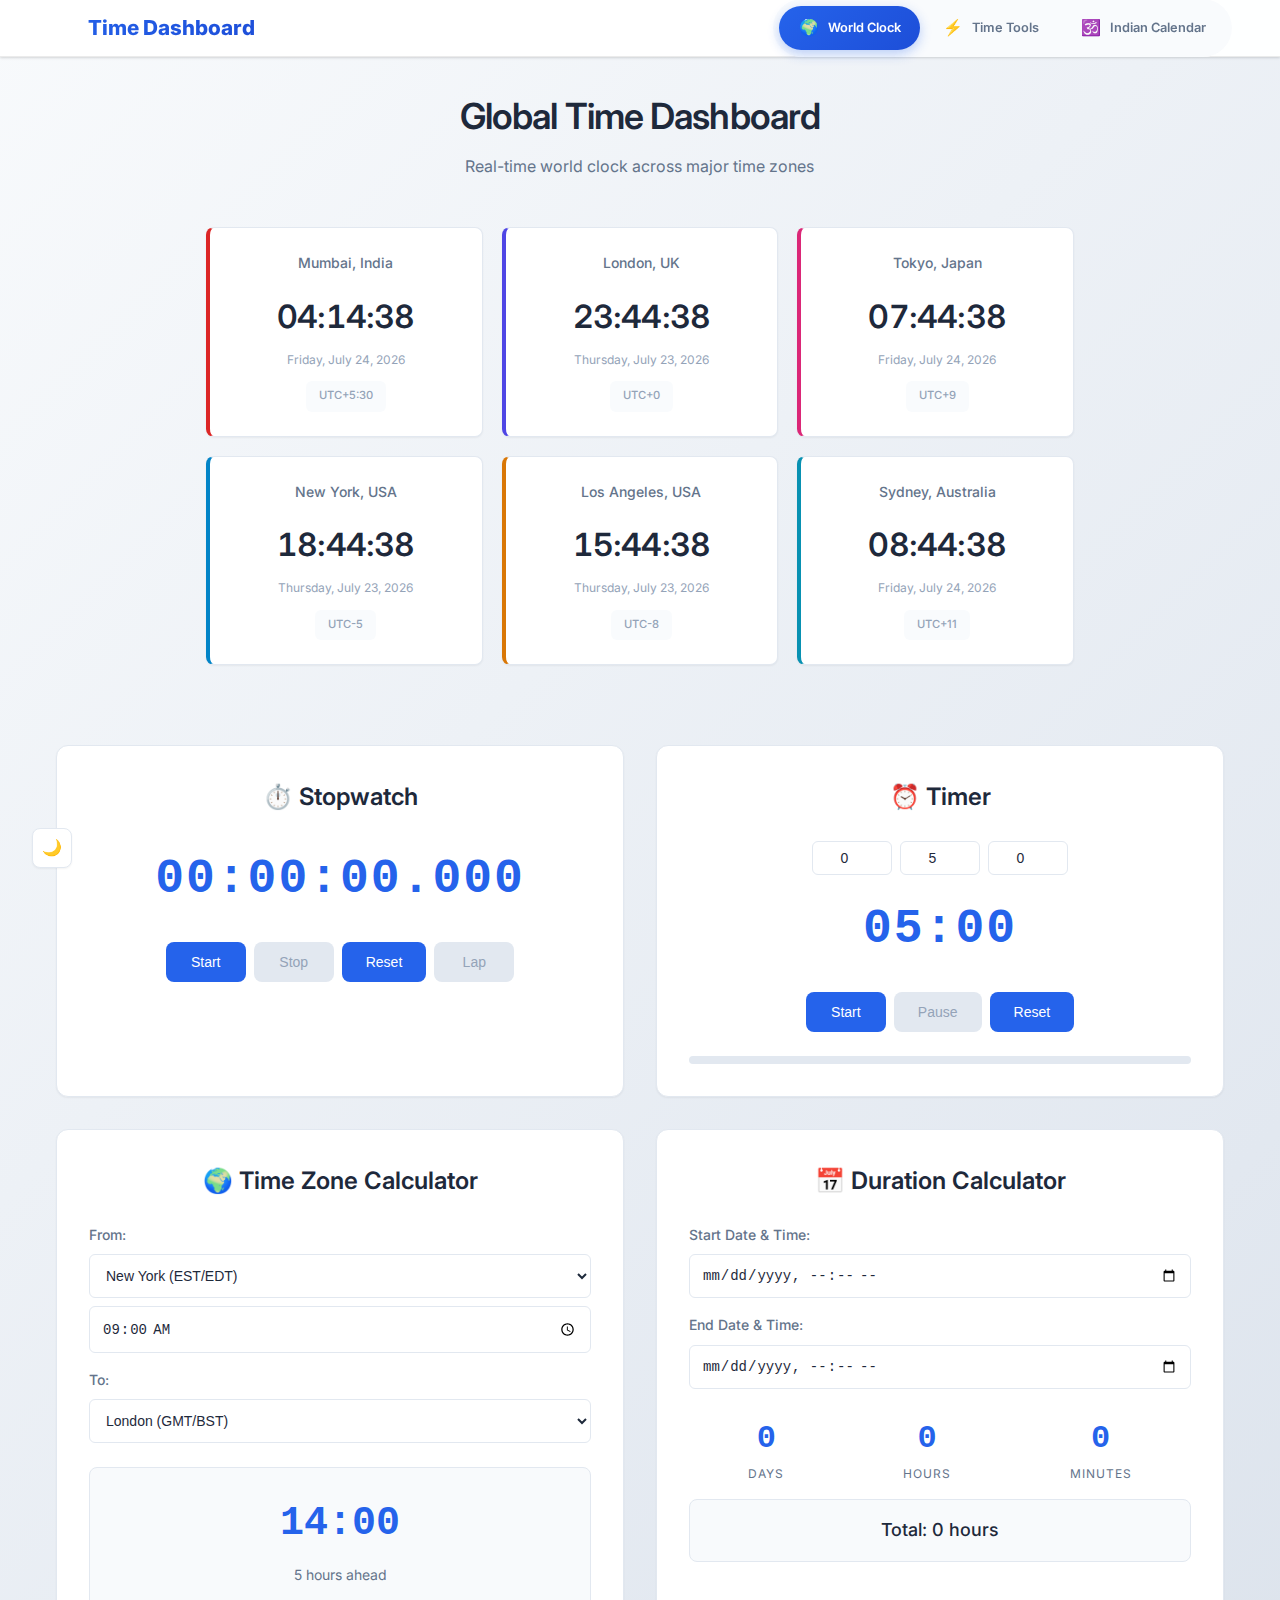
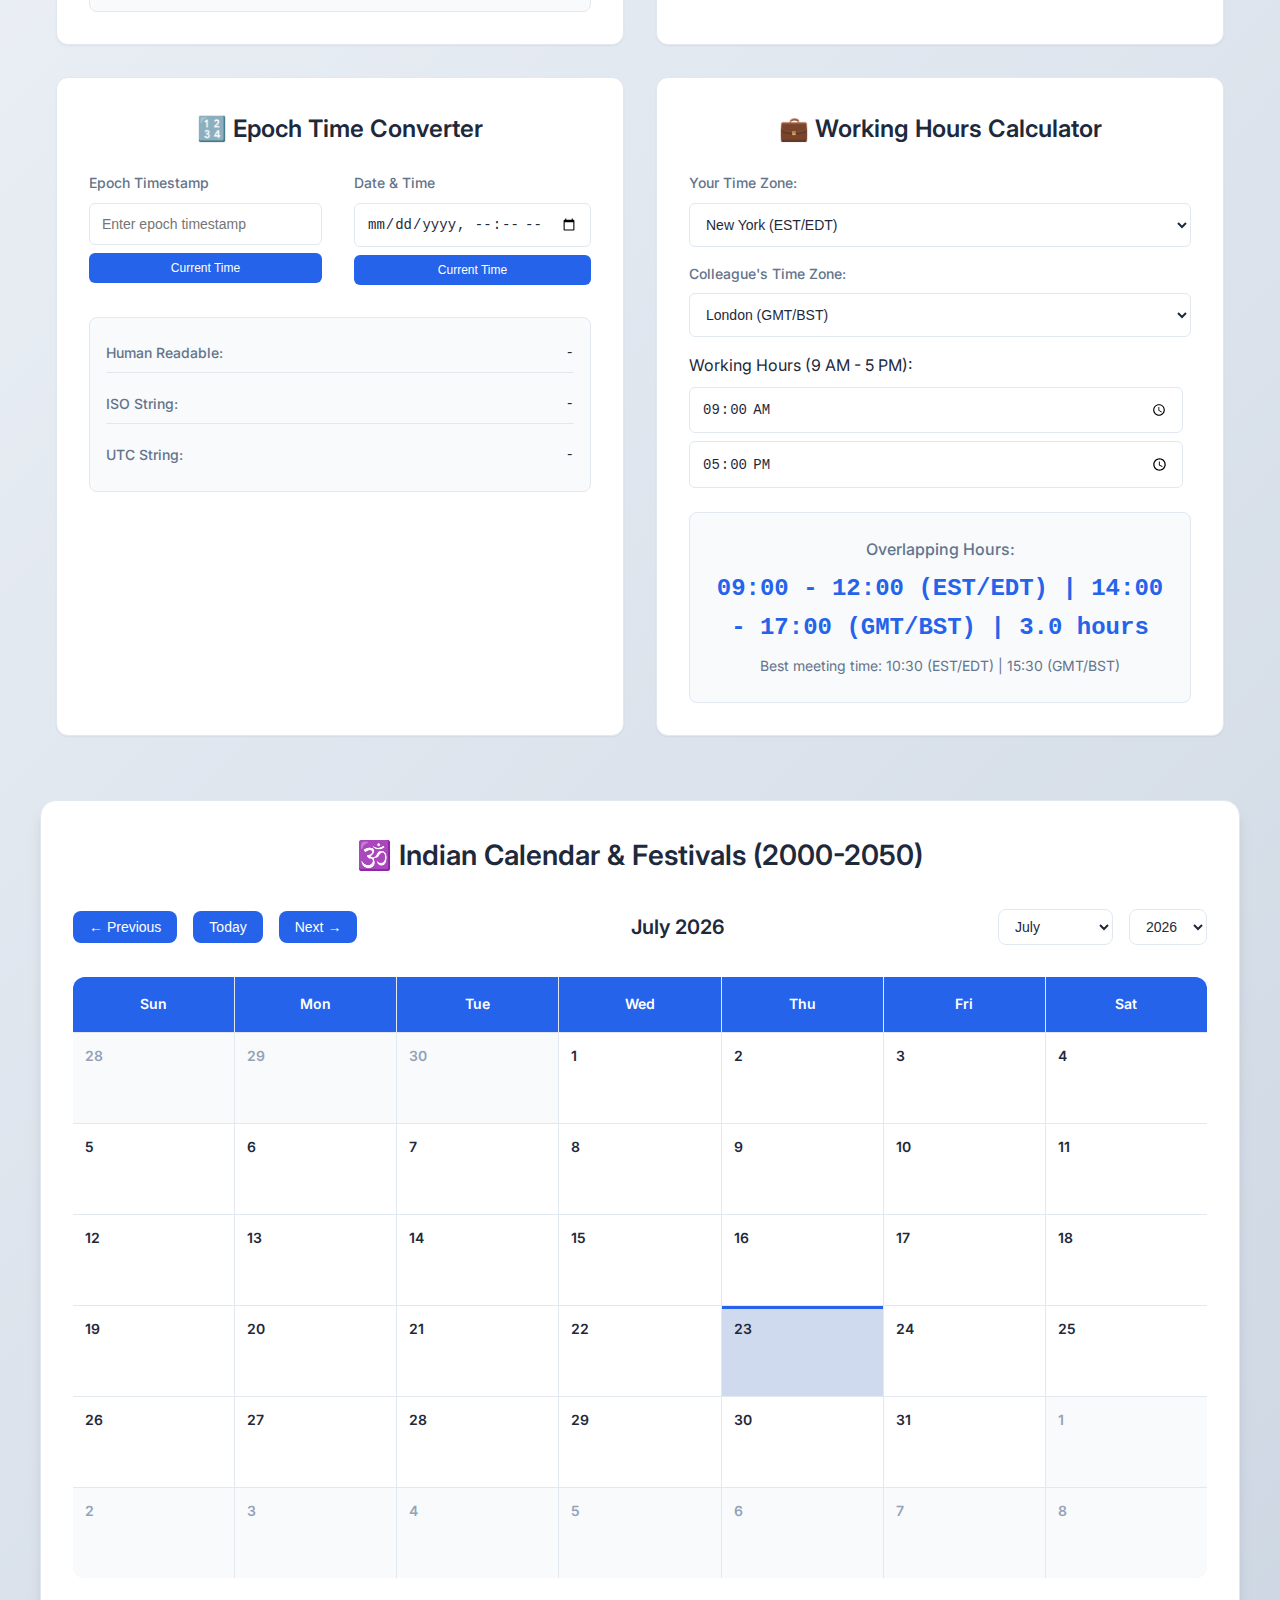
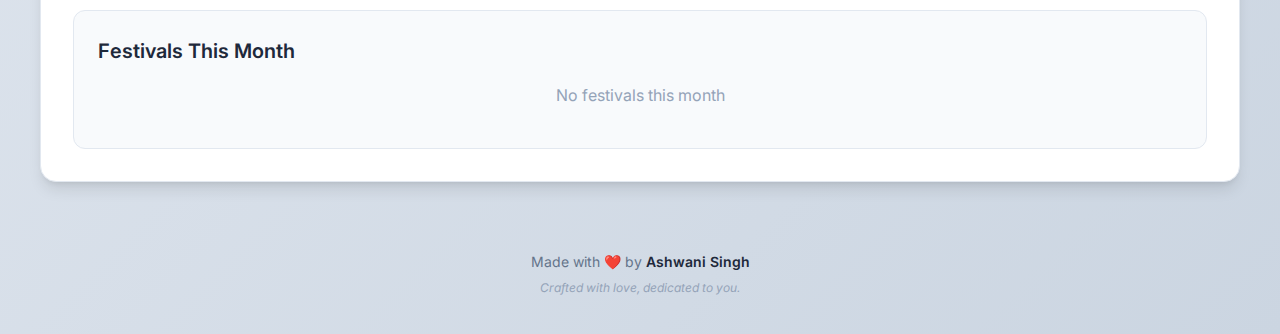
<file: index.html>
<!DOCTYPE html>
<html lang="en">

<head>
    <meta charset="UTF-8">
    <meta name="viewport" content="width=device-width, initial-scale=1.0">
    <title>Global Time Dashboard</title>
    <link href="https://fonts.googleapis.com/css2?family=Inter:wght@300;400;500;600;700&display=swap" rel="stylesheet">

    <!-- CSS Modules -->
    <link rel="stylesheet" href="css/variables.css">
    <link rel="stylesheet" href="css/base.css">
    <link rel="stylesheet" href="css/components.css">
    <link rel="stylesheet" href="css/dashboard.css">
    <link rel="stylesheet" href="css/tools/stopwatch.css">
    <link rel="stylesheet" href="css/tools/timer.css">
    <link rel="stylesheet" href="css/tools/timezone.css">
    <link rel="stylesheet" href="css/tools/duration.css">
    <link rel="stylesheet" href="css/tools/epoch.css">
    <link rel="stylesheet" href="css/tools/working-hours.css">
    <link rel="stylesheet" href="css/tools/indian-calendar.css">
    <link rel="stylesheet" href="css/navigation.css">
    <link rel="stylesheet" href="css/responsive.css">
</head>

<body>
    <!-- Navigation Bar -->
    <nav class="navbar">
        <div class="nav-container">
            <a href="#world-clock" class="nav-logo">
                <span class="icon">🌍</span>
                Time Dashboard
            </a>

            <ul class="nav-menu">
                <li class="nav-item">
                    <a href="#world-clock" class="nav-link">
                        <span class="icon">🌍</span>
                        World Clock
                    </a>
                </li>
                <li class="nav-item">
                    <a href="#time-tools" class="nav-link">
                        <span class="icon">⚡</span>
                        Time Tools
                    </a>
                </li>
                <li class="nav-item">
                    <a href="#indian-calendar" class="nav-link">
                        <span class="icon">🕉️</span>
                        Indian Calendar
                    </a>
                </li>
            </ul>

            <button class="nav-toggle">
                <span></span>
                <span></span>
                <span></span>
            </button>
        </div>
        <div class="scroll-indicator"></div>
    </nav>

    <div class="header section-anchor" id="world-clock">
        <h1>Global Time Dashboard</h1>
        <p>Real-time world clock across major time zones</p>
    </div>

    <div class="dashboard">
        <div class="card" data-timezone="Asia/Kolkata">
            <div class="location">Mumbai, India</div>
            <div class="clock">--:--:--</div>
            <div class="date">--</div>
            <div class="timezone-info">UTC+5:30</div>
        </div>
        <div class="card" data-timezone="Europe/London">
            <div class="location">London, UK</div>
            <div class="clock">--:--:--</div>
            <div class="date">--</div>
            <div class="timezone-info">UTC+0</div>
        </div>
        <div class="card" data-timezone="Asia/Tokyo">
            <div class="location">Tokyo, Japan</div>
            <div class="clock">--:--:--</div>
            <div class="date">--</div>
            <div class="timezone-info">UTC+9</div>
        </div>
        <div class="card" data-timezone="America/New_York">
            <div class="location">New York, USA</div>
            <div class="clock">--:--:--</div>
            <div class="date">--</div>
            <div class="timezone-info">UTC-5</div>
        </div>
        <div class="card" data-timezone="America/Los_Angeles">
            <div class="location">Los Angeles, USA</div>
            <div class="clock">--:--:--</div>
            <div class="date">--</div>
            <div class="timezone-info">UTC-8</div>
        </div>
        <div class="card" data-timezone="Australia/Sydney">
            <div class="location">Sydney, Australia</div>
            <div class="clock">--:--:--</div>
            <div class="date">--</div>
            <div class="timezone-info">UTC+11</div>
        </div>
    </div>

    <div class="tools-container section-anchor" id="time-tools">
        <!-- Stopwatch Tool -->
        <div class="tool-card">
            <h2>⏱️ Stopwatch</h2>
            <div class="stopwatch-display" id="stopwatchDisplay">00:00:00.000</div>
            <div class="tool-controls">
                <button id="stopwatchStart" onclick="startStopwatch()">Start</button>
                <button id="stopwatchStop" onclick="stopStopwatch()" disabled>Stop</button>
                <button id="stopwatchReset" onclick="resetStopwatch()">Reset</button>
                <button id="stopwatchLap" onclick="addLap()" disabled>Lap</button>
            </div>
            <div class="lap-times" id="lapTimes"></div>
        </div>

        <!-- Timer Tool -->
        <div class="tool-card">
            <h2>⏰ Timer</h2>
            <div class="timer-inputs">
                <input type="number" id="timerHours" placeholder="Hours" min="0" max="23" value="0">
                <input type="number" id="timerMinutes" placeholder="Minutes" min="0" max="59" value="5">
                <input type="number" id="timerSeconds" placeholder="Seconds" min="0" max="59" value="0">
            </div>
            <div class="timer-display" id="timerDisplay">05:00</div>
            <div class="tool-controls">
                <button id="timerStart" onclick="startTimer()">Start</button>
                <button id="timerPause" onclick="pauseTimer()" disabled>Pause</button>
                <button id="timerReset" onclick="resetTimer()">Reset</button>
            </div>
            <div class="timer-progress">
                <div class="progress-bar" id="timerProgress"></div>
            </div>
        </div>

        <!-- Time Zone Calculator -->
        <div class="tool-card">
            <h2>🌍 Time Zone Calculator</h2>
            <div class="timezone-calc-inputs">
                <div class="timezone-input-group">
                    <label>From:</label>
                    <select id="fromTimezone">
                        <option value="America/New_York">New York (EST/EDT)</option>
                        <option value="America/Los_Angeles">Los Angeles (PST/PDT)</option>
                        <option value="Europe/London">London (GMT/BST)</option>
                        <option value="Europe/Paris">Paris (CET/CEST)</option>
                        <option value="Asia/Tokyo">Tokyo (JST)</option>
                        <option value="Asia/Kolkata">Mumbai (IST)</option>
                        <option value="Australia/Sydney">Sydney (AEST/AEDT)</option>
                    </select>
                    <input type="time" id="fromTime" value="09:00">
                </div>
                <div class="timezone-input-group">
                    <label>To:</label>
                    <select id="toTimezone">
                        <option value="America/New_York">New York (EST/EDT)</option>
                        <option value="America/Los_Angeles">Los Angeles (PST/PDT)</option>
                        <option value="Europe/London" selected>London (GMT/BST)</option>
                        <option value="Europe/Paris">Paris (CET/CEST)</option>
                        <option value="Asia/Tokyo">Tokyo (JST)</option>
                        <option value="Asia/Kolkata">Mumbai (IST)</option>
                        <option value="Australia/Sydney">Sydney (AEST/AEDT)</option>
                    </select>
                </div>
            </div>
            <div class="timezone-result" id="timezoneResult">
                <div class="result-time">14:00</div>
                <div class="result-info">5 hours ahead</div>
            </div>
        </div>

        <!-- Duration Calculator -->
        <div class="tool-card">
            <h2>📅 Duration Calculator</h2>
            <div class="duration-inputs">
                <div class="duration-input-group">
                    <label>Start Date & Time:</label>
                    <input type="datetime-local" id="startDateTime">
                </div>
                <div class="duration-input-group">
                    <label>End Date & Time:</label>
                    <input type="datetime-local" id="endDateTime">
                </div>
            </div>
            <div class="duration-result" id="durationResult">
                <div class="duration-breakdown">
                    <div class="duration-item">
                        <span class="duration-value" id="durationDays">0</span>
                        <span class="duration-label">Days</span>
                    </div>
                    <div class="duration-item">
                        <span class="duration-value" id="durationHours">0</span>
                        <span class="duration-label">Hours</span>
                    </div>
                    <div class="duration-item">
                        <span class="duration-value" id="durationMinutes">0</span>
                        <span class="duration-label">Minutes</span>
                    </div>
                </div>
                <div class="duration-total" id="durationTotal">Total: 0 hours</div>
            </div>
        </div>

        <!-- Epoch Time Converter -->
        <div class="tool-card">
            <h2>🔢 Epoch Time Converter</h2>
            <div class="converter-grid">
                <div class="converter-section">
                    <label for="epochInput">Epoch Timestamp</label>
                    <input type="number" id="epochInput" placeholder="Enter epoch timestamp"
                        oninput="convertFromEpoch()">
                    <button onclick="setCurrentEpoch()">Current Time</button>
                </div>
                <div class="converter-section">
                    <label for="datetimeInput">Date & Time</label>
                    <input type="datetime-local" id="datetimeInput" oninput="convertToEpoch()">
                    <button onclick="setCurrentDateTime()">Current Time</button>
                </div>
            </div>
            <div class="converter-output">
                <div class="output-item">
                    <span class="output-label">Human Readable:</span>
                    <span id="humanReadable" class="output-value">-</span>
                </div>
                <div class="output-item">
                    <span class="output-label">ISO String:</span>
                    <span id="isoString" class="output-value">-</span>
                </div>
                <div class="output-item">
                    <span class="output-label">UTC String:</span>
                    <span id="utcString" class="output-value">-</span>
                </div>
            </div>
        </div>

        <!-- Working Hours Calculator -->
        <div class="tool-card">
            <h2>💼 Working Hours Calculator</h2>
            <div class="working-hours-inputs">
                <div class="working-hours-group">
                    <label>Your Time Zone:</label>
                    <select id="yourTimezone">
                        <option value="America/New_York">New York (EST/EDT)</option>
                        <option value="America/Los_Angeles">Los Angeles (PST/PDT)</option>
                        <option value="Europe/London">London (GMT/BST)</option>
                        <option value="Europe/Paris">Paris (CET/CEST)</option>
                        <option value="Asia/Tokyo">Tokyo (JST)</option>
                        <option value="Asia/Kolkata">Mumbai (IST)</option>
                        <option value="Australia/Sydney">Sydney (AEST/AEDT)</option>
                    </select>
                </div>
                <div class="working-hours-group">
                    <label>Colleague's Time Zone:</label>
                    <select id="colleagueTimezone">
                        <option value="America/New_York">New York (EST/EDT)</option>
                        <option value="America/Los_Angeles">Los Angeles (PST/PDT)</option>
                        <option value="Europe/London" selected>London (GMT/BST)</option>
                        <option value="Europe/Paris">Paris (CET/CEST)</option>
                        <option value="Asia/Tokyo">Tokyo (JST)</option>
                        <option value="Asia/Kolkata">Mumbai (IST)</option>
                        <option value="Australia/Sydney">Sydney (AEST/AEDT)</option>
                    </select>
                </div>
                <div class="working-hours-time">
                    <label>Working Hours (9 AM - 5 PM):</label>
                    <input type="time" id="workStart" value="09:00">
                    <input type="time" id="workEnd" value="17:00">
                </div>
            </div>
            <div class="working-hours-result" id="workingHoursResult">
                <div class="overlap-info">
                    <div class="overlap-title">Overlapping Hours:</div>
                    <div class="overlap-time" id="overlapTime">10:00 - 14:00 (4 hours)</div>
                    <div class="best-meeting-time" id="bestMeetingTime">Best meeting time: 12:00</div>
                </div>
            </div>
        </div>
    </div>

    <!-- Indian Calendar -->
    <div class="indian-calendar section-anchor" id="indian-calendar">
        <h2>🕉️ Indian Calendar & Festivals (2000-2050)</h2>

        <div class="calendar-controls">
            <div class="calendar-nav">
                <button id="prevMonth">← Previous</button>
                <button id="todayBtn">Today</button>
                <button id="nextMonth">Next →</button>
            </div>

            <div class="current-month" id="currentMonth">January 2024</div>

            <div class="calendar-selectors">
                <select id="monthSelect">
                    <option value="0">January</option>
                    <option value="1">February</option>
                    <option value="2">March</option>
                    <option value="3">April</option>
                    <option value="4">May</option>
                    <option value="5">June</option>
                    <option value="6">July</option>
                    <option value="7">August</option>
                    <option value="8">September</option>
                    <option value="9">October</option>
                    <option value="10">November</option>
                    <option value="11">December</option>
                </select>
                <select id="yearSelect"></select>
            </div>
        </div>

        <div class="calendar-grid" id="calendarGrid">
            <!-- Calendar will be generated by JavaScript -->
        </div>

        <div class="festivals-list">
            <h3>Festivals This Month</h3>
            <div id="festivalsList">
                <!-- Festivals list will be generated by JavaScript -->
            </div>
        </div>
    </div>

    <div class="theme-toggle" aria-label="Toggle dark mode">
        <span class="theme-icon">🌙</span>
    </div>



    <footer class="footer">
        <p>Made with ❤️ by <strong>Ashwani Singh</strong></p>
        <p class="footer-subtitle">Crafted with love, dedicated to you.</p>
    </footer>

    <!-- JavaScript Modules -->
    <script src="js/core/theme.js"></script>
    <script src="js/core/wake-lock.js"></script>
    <script src="js/core/world-clock.js"></script>
    <script src="js/tools/stopwatch.js"></script>
    <script src="js/tools/timer.js"></script>
    <script src="js/tools/timezone-calculator.js"></script>
    <script src="js/tools/duration-calculator.js"></script>
    <script src="js/tools/epoch-converter.js"></script>
    <script src="js/tools/working-hours.js"></script>
    <script src="js/data/indian-festivals.js"></script>
    <script src="js/tools/indian-calendar.js"></script>
    <script src="js/core/navigation.js"></script>
</body>

</html>
</file>
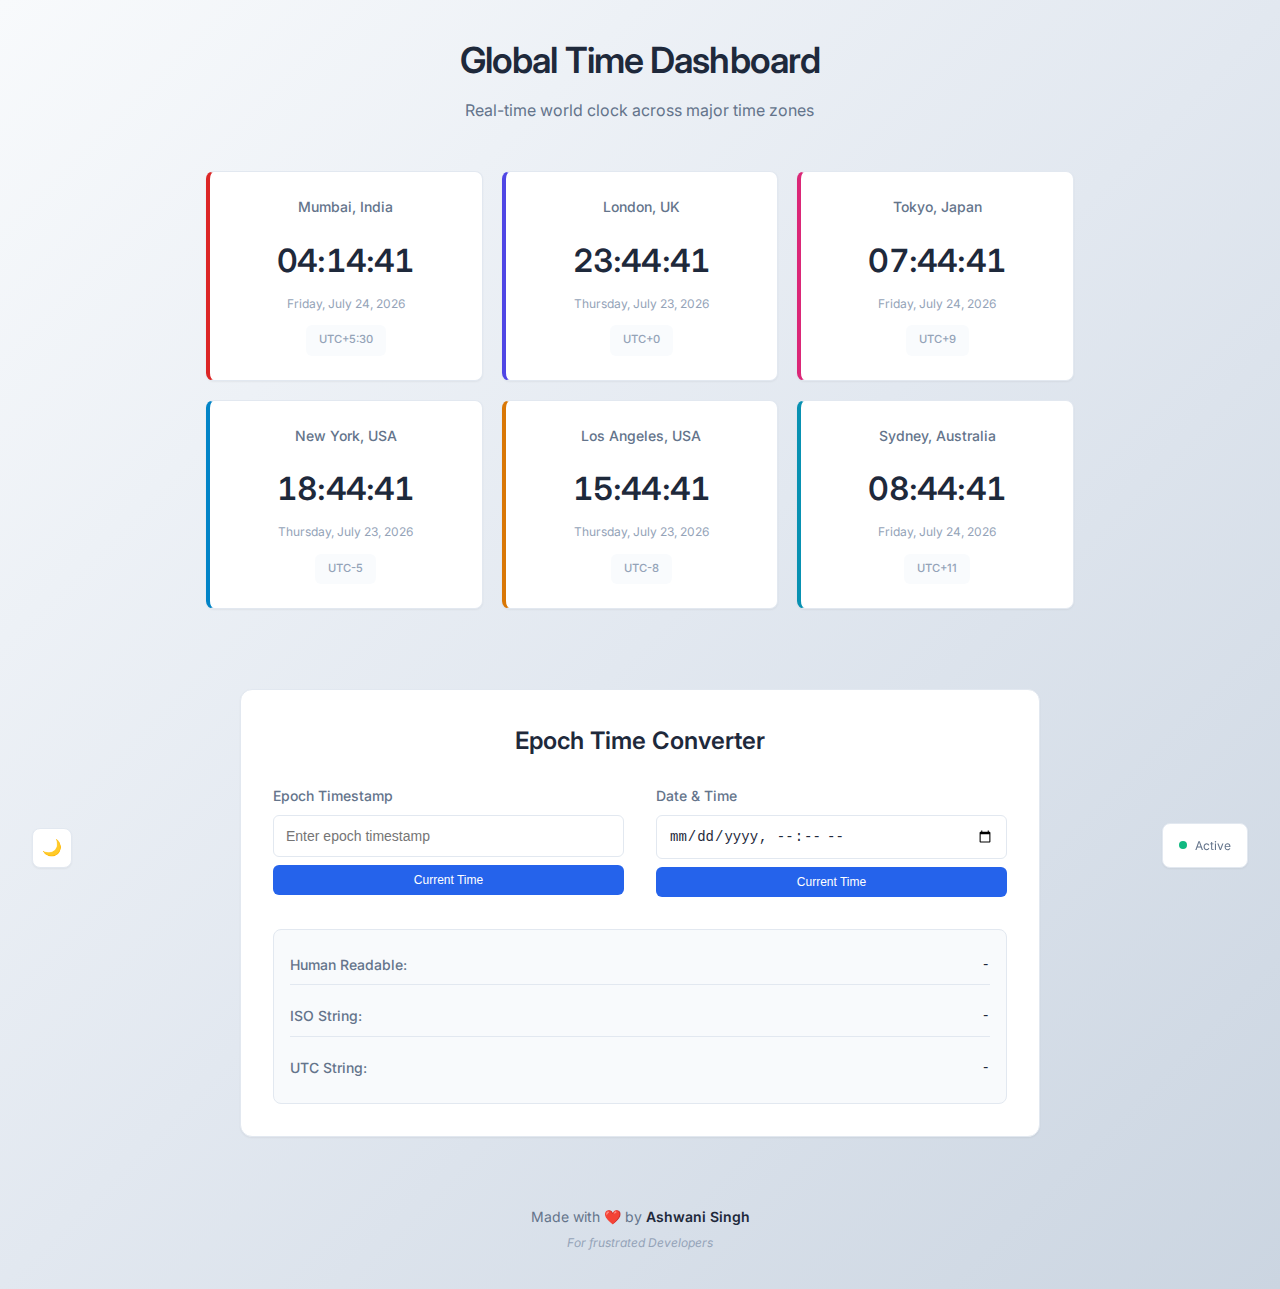
<file: keep-awake.html>
<!DOCTYPE html>
<html lang="en">

<head>
    <meta charset="UTF-8">
    <meta name="viewport" content="width=device-width, initial-scale=1.0">
    <title>Global Time Dashboard</title>
    <link href="https://fonts.googleapis.com/css2?family=Inter:wght@300;400;500;600;700&display=swap" rel="stylesheet">
    <style>
        :root {
            --primary-color: #2563eb;
            --secondary-color: #64748b;
            --background-start: #f8fafc;
            --background-mid: #e2e8f0;
            --background-end: #cbd5e1;
            --card-background: #ffffff;
            --text-primary: #1e293b;
            --text-secondary: #64748b;
            --text-muted: #94a3b8;
            --border-color: #e2e8f0;
            --toggle-bg: #ffffff;
            --toggle-border: #e2e8f0;
            --toggle-hover: #f8fafc;
            --shadow-sm: 0 1px 2px 0 rgb(0 0 0 / 0.05);
            --shadow-md: 0 4px 6px -1px rgb(0 0 0 / 0.1), 0 2px 4px -2px rgb(0 0 0 / 0.1);
            --shadow-lg: 0 10px 15px -3px rgb(0 0 0 / 0.1), 0 4px 6px -4px rgb(0 0 0 / 0.1);
        }

        [data-theme="dark"] {
            --background-start: #0f172a;
            --background-mid: #1e293b;
            --background-end: #334155;
            --card-background: #1e293b;
            --text-primary: #f1f5f9;
            --text-secondary: #cbd5e1;
            --text-muted: #94a3b8;
            --border-color: #334155;
            --toggle-bg: #334155;
            --toggle-border: #475569;
            --toggle-hover: #475569;
        }

        * {
            box-sizing: border-box;
        }

        body {
            background: linear-gradient(135deg, var(--background-start) 0%, var(--background-mid) 50%, var(--background-end) 100%);
            font-family: 'Inter', -apple-system, BlinkMacSystemFont, 'Segoe UI', Roboto, sans-serif;
            margin: 0;
            padding: 0;
            min-height: 100vh;
            display: flex;
            flex-direction: column;
            align-items: center;
            line-height: 1.6;
            color: var(--text-primary);
            transition: all 0.3s ease;
        }

        @keyframes gradientShift {
            0% {
                background-position: 0% 50%;
            }

            50% {
                background-position: 100% 50%;
            }

            100% {
                background-position: 0% 50%;
            }
        }

        .header {
            text-align: center;
            margin: 2rem 0 3rem 0;
            padding: 0 1rem;
        }

        .theme-toggle {
            position: fixed;
            bottom: 2rem;
            left: 2rem;
            background: var(--card-background);
            border: 1px solid var(--border-color);
            border-radius: 8px;
            padding: 0.75rem;
            cursor: pointer;
            transition: all 0.2s ease;
            font-size: 1rem;
            width: 40px;
            height: 40px;
            display: flex;
            align-items: center;
            justify-content: center;
            box-shadow: var(--shadow-sm);
        }

        .theme-toggle:hover {
            background: var(--toggle-hover);
            transform: scale(1.05);
        }

        .header h1 {
            font-size: 2.25rem;
            font-weight: 600;
            color: var(--text-primary);
            margin: 0 0 0.5rem 0;
            letter-spacing: -0.025em;
        }

        .header p {
            font-size: 1rem;
            color: var(--text-secondary);
            margin: 0;
            font-weight: 400;
        }

        .dashboard {
            display: grid;
            grid-template-columns: repeat(3, 1fr);
            grid-template-rows: repeat(2, 1fr);
            gap: 1.2rem;
            max-width: 900px;
            width: 100%;
            padding: 0 1rem;
            margin-bottom: 3rem;
        }

        .card {
            background: var(--card-background);
            border: 1px solid var(--border-color);
            border-radius: 8px;
            box-shadow: var(--shadow-sm);
            padding: 1.5rem;
            text-align: center;
            transition: all 0.2s ease;
            position: relative;
            overflow: hidden;
        }

        .card[data-timezone="Asia/Kolkata"] {
            border-left: 4px solid #dc2626;
        }

        .card[data-timezone="Europe/London"] {
            border-left: 4px solid #4f46e5;
        }

        .card[data-timezone="Asia/Tokyo"] {
            border-left: 4px solid #db2777;
        }

        .card[data-timezone="America/New_York"] {
            border-left: 4px solid #0284c7;
        }

        .card[data-timezone="America/Los_Angeles"] {
            border-left: 4px solid #d97706;
        }

        .card[data-timezone="Australia/Sydney"] {
            border-left: 4px solid #0891b2;
        }



        .card:hover {
            transform: translateY(-2px);
            box-shadow: 0 4px 6px -1px rgb(0 0 0 / 0.1), 0 2px 4px -2px rgb(0 0 0 / 0.1);
        }

        .card .location {
            font-size: 0.875rem;
            font-weight: 500;
            color: var(--text-secondary);
            margin-bottom: 1rem;
            text-transform: none;
            letter-spacing: 0;
        }

        .card .clock {
            font-size: 2rem;
            font-weight: 600;
            color: var(--text-primary);
            margin-bottom: 0.5rem;
            font-variant-numeric: tabular-nums;
            letter-spacing: -0.025em;
        }

        .card .date {
            font-size: 0.75rem;
            color: var(--text-muted);
            font-weight: 400;
            margin-bottom: 0.75rem;
        }

        .card .timezone-info {
            font-size: 0.7rem;
            color: var(--text-muted);
            background: rgba(248, 250, 252, 0.8);
            padding: 0.4rem 0.8rem;
            border-radius: 6px;
            display: inline-block;
            font-weight: 500;
        }

        .status-indicator {
            position: fixed;
            bottom: 2rem;
            right: 2rem;
            background: var(--card-background);
            border: 1px solid var(--border-color);
            border-radius: 8px;
            padding: 0.75rem 1rem;
            box-shadow: var(--shadow-sm);
            display: flex;
            align-items: center;
            gap: 0.5rem;
            font-size: 0.75rem;
            color: var(--text-secondary);
        }

        .status-dot {
            width: 8px;
            height: 8px;
            border-radius: 50%;
            background: #10b981;
            animation: pulse 2s infinite;
        }

        @keyframes pulse {

            0%,
            100% {
                opacity: 1;
            }

            50% {
                opacity: 0.5;
            }
        }

        .footer {
            text-align: center;
            padding: 2rem 1rem;
            margin-top: auto;
            color: var(--text-secondary);
            font-size: 0.875rem;
        }

        .footer p {
            margin: 0.3rem 0;
        }

        .footer strong {
            color: var(--text-primary);
            font-weight: 600;
        }

        .footer-subtitle {
            font-size: 0.75rem;
            color: var(--text-muted);
            font-style: italic;
        }

        .epoch-converter {
            background: var(--card-background);
            border: 1px solid var(--border-color);
            border-radius: 12px;
            padding: 2rem;
            margin: 2rem 1rem;
            max-width: 800px;
            width: 100%;
            box-shadow: var(--shadow-sm);
        }

        .epoch-converter h2 {
            font-size: 1.5rem;
            font-weight: 600;
            color: var(--text-primary);
            margin: 0 0 1.5rem 0;
            text-align: center;
        }

        .converter-grid {
            display: grid;
            grid-template-columns: 1fr 1fr;
            gap: 2rem;
            margin-bottom: 2rem;
        }

        .converter-section {
            display: flex;
            flex-direction: column;
            gap: 0.5rem;
        }

        .converter-section label {
            font-size: 0.875rem;
            font-weight: 500;
            color: var(--text-secondary);
        }

        .converter-section input {
            padding: 0.75rem;
            border: 1px solid var(--border-color);
            border-radius: 6px;
            background: var(--card-background);
            color: var(--text-primary);
            font-size: 0.875rem;
            transition: border-color 0.2s ease;
        }

        .converter-section input:focus {
            outline: none;
            border-color: var(--primary-color);
        }

        .converter-section button {
            padding: 0.5rem 1rem;
            background: var(--primary-color);
            color: white;
            border: none;
            border-radius: 6px;
            font-size: 0.75rem;
            cursor: pointer;
            transition: background-color 0.2s ease;
        }

        .converter-section button:hover {
            background: #1d4ed8;
        }

        .converter-output {
            display: flex;
            flex-direction: column;
            gap: 0.75rem;
            padding: 1rem;
            background: var(--background-start);
            border-radius: 8px;
            border: 1px solid var(--border-color);
        }

        .output-item {
            display: flex;
            justify-content: space-between;
            align-items: center;
            padding: 0.5rem 0;
            border-bottom: 1px solid var(--border-color);
        }

        .output-item:last-child {
            border-bottom: none;
        }

        .output-label {
            font-size: 0.875rem;
            font-weight: 500;
            color: var(--text-secondary);
        }

        .output-value {
            font-size: 0.875rem;
            color: var(--text-primary);
            font-family: 'Courier New', monospace;
            word-break: break-all;
            text-align: right;
            max-width: 60%;
        }

        @media (max-width: 768px) {
            .converter-grid {
                grid-template-columns: 1fr;
                gap: 1rem;
            }

            .epoch-converter {
                margin: 1rem;
                padding: 1.5rem;
            }

            .output-item {
                flex-direction: column;
                align-items: flex-start;
                gap: 0.25rem;
            }

            .output-value {
                max-width: 100%;
                text-align: left;
            }
        }

        @media (max-width: 1024px) and (min-width: 769px) {
            .dashboard {
                grid-template-columns: repeat(2, 1fr);
                grid-template-rows: repeat(3, 1fr);
                max-width: 600px;
            }
        }

        @media (max-width: 768px) {
            .header h1 {
                font-size: 2rem;
            }

            .header p {
                font-size: 1rem;
            }

            .dashboard {
                grid-template-columns: repeat(2, 1fr);
                grid-template-rows: repeat(3, 1fr);
                gap: 1rem;
            }

            .card {
                padding: 1.2rem;
            }

            .card .clock {
                font-size: 1.8rem;
            }

            .status-indicator {
                bottom: 1rem;
                right: 1rem;
            }
        }
    </style>
</head>

<body>
    <div class="header">
        <h1>Global Time Dashboard</h1>
        <p>Real-time world clock across major time zones</p>
    </div>

    <div class="dashboard">
        <div class="card" data-timezone="Asia/Kolkata">
            <div class="location">Mumbai, India</div>
            <div class="clock">--:--:--</div>
            <div class="date">--</div>
            <div class="timezone-info">UTC+5:30</div>
        </div>
        <div class="card" data-timezone="Europe/London">
            <div class="location">London, UK</div>
            <div class="clock">--:--:--</div>
            <div class="date">--</div>
            <div class="timezone-info">UTC+0</div>
        </div>
        <div class="card" data-timezone="Asia/Tokyo">
            <div class="location">Tokyo, Japan</div>
            <div class="clock">--:--:--</div>
            <div class="date">--</div>
            <div class="timezone-info">UTC+9</div>
        </div>
        <div class="card" data-timezone="America/New_York">
            <div class="location">New York, USA</div>
            <div class="clock">--:--:--</div>
            <div class="date">--</div>
            <div class="timezone-info">UTC-5</div>
        </div>
        <div class="card" data-timezone="America/Los_Angeles">
            <div class="location">Los Angeles, USA</div>
            <div class="clock">--:--:--</div>
            <div class="date">--</div>
            <div class="timezone-info">UTC-8</div>
        </div>
        <div class="card" data-timezone="Australia/Sydney">
            <div class="location">Sydney, Australia</div>
            <div class="clock">--:--:--</div>
            <div class="date">--</div>
            <div class="timezone-info">UTC+11</div>
        </div>
    </div>

    <div class="epoch-converter">
        <h2>Epoch Time Converter</h2>
        <div class="converter-grid">
            <div class="converter-section">
                <label for="epochInput">Epoch Timestamp</label>
                <input type="number" id="epochInput" placeholder="Enter epoch timestamp" oninput="convertFromEpoch()">
                <button onclick="setCurrentEpoch()">Current Time</button>
            </div>
            <div class="converter-section">
                <label for="datetimeInput">Date & Time</label>
                <input type="datetime-local" id="datetimeInput" oninput="convertToEpoch()">
                <button onclick="setCurrentDateTime()">Current Time</button>
            </div>
        </div>
        <div class="converter-output">
            <div class="output-item">
                <span class="output-label">Human Readable:</span>
                <span id="humanReadable" class="output-value">-</span>
            </div>
            <div class="output-item">
                <span class="output-label">ISO String:</span>
                <span id="isoString" class="output-value">-</span>
            </div>
            <div class="output-item">
                <span class="output-label">UTC String:</span>
                <span id="utcString" class="output-value">-</span>
            </div>
        </div>
    </div>

    <div class="theme-toggle" onclick="toggleTheme()" aria-label="Toggle dark mode">
        <span class="theme-icon">🌙</span>
    </div>

    <div class="status-indicator">
        <div class="status-dot"></div>
        <span>Active</span>
    </div>

    <footer class="footer">
        <p>Made with ❤️ by <strong>Ashwani Singh</strong></p>
        <p class="footer-subtitle">For frustrated Developers</p>
    </footer>
    <script>
        function updateTime() {
            const cards = document.querySelectorAll('.card');
            cards.forEach(card => {
                const timezone = card.getAttribute('data-timezone');

                // Create date object for the specific timezone
                const now = new Date();
                const options = {
                    timeZone: timezone,
                    hour12: false,
                    hour: '2-digit',
                    minute: '2-digit',
                    second: '2-digit'
                };

                const dateOptions = {
                    timeZone: timezone,
                    weekday: 'long',
                    year: 'numeric',
                    month: 'long',
                    day: 'numeric'
                };

                const timeString = now.toLocaleTimeString('en-US', options);
                const dateString = now.toLocaleDateString('en-US', dateOptions);

                const clock = card.querySelector('.clock');
                const dateElement = card.querySelector('.date');

                clock.textContent = timeString;
                dateElement.textContent = dateString;
            });
        }

        // Update time immediately and then every second
        updateTime();
        setInterval(updateTime, 1000);

        // Theme toggle functionality
        function toggleTheme() {
            const body = document.body;
            const themeIcon = document.querySelector('.theme-icon');
            const currentTheme = body.getAttribute('data-theme');

            if (currentTheme === 'dark') {
                body.removeAttribute('data-theme');
                themeIcon.textContent = '🌙';
                localStorage.setItem('theme', 'light');
            } else {
                body.setAttribute('data-theme', 'dark');
                themeIcon.textContent = '☀️';
                localStorage.setItem('theme', 'dark');
            }
        }

        // Load saved theme on page load
        function loadTheme() {
            const savedTheme = localStorage.getItem('theme');
            const themeIcon = document.querySelector('.theme-icon');

            if (savedTheme === 'dark') {
                document.body.setAttribute('data-theme', 'dark');
                themeIcon.textContent = '☀️';
            } else {
                themeIcon.textContent = '🌙';
            }
        }

        // Add smooth loading animation
        window.addEventListener('load', () => {
            loadTheme();

            const cards = document.querySelectorAll('.card');
            cards.forEach((card, index) => {
                card.style.opacity = '0';
                card.style.transform = 'translateY(20px)';
                setTimeout(() => {
                    card.style.transition = 'all 0.6s ease';
                    card.style.opacity = '1';
                    card.style.transform = 'translateY(0)';
                }, index * 100);
            });
        });

        // Epoch converter functions
        function convertFromEpoch() {
            const epochInput = document.getElementById('epochInput');
            const epochValue = parseInt(epochInput.value);

            if (isNaN(epochValue)) {
                clearOutputs();
                return;
            }

            // Handle both seconds and milliseconds
            const timestamp = epochValue.toString().length === 10 ? epochValue * 1000 : epochValue;
            const date = new Date(timestamp);

            if (isNaN(date.getTime())) {
                clearOutputs();
                return;
            }

            updateOutputs(date);

            // Update datetime input
            const datetimeInput = document.getElementById('datetimeInput');
            const localDateTime = new Date(date.getTime() - (date.getTimezoneOffset() * 60000));
            datetimeInput.value = localDateTime.toISOString().slice(0, 16);
        }

        function convertToEpoch() {
            const datetimeInput = document.getElementById('datetimeInput');
            const datetimeValue = datetimeInput.value;

            if (!datetimeValue) {
                clearOutputs();
                return;
            }

            const date = new Date(datetimeValue);
            const epochTimestamp = Math.floor(date.getTime() / 1000);

            document.getElementById('epochInput').value = epochTimestamp;
            updateOutputs(date);
        }

        function setCurrentEpoch() {
            const now = new Date();
            const epochTimestamp = Math.floor(now.getTime() / 1000);
            document.getElementById('epochInput').value = epochTimestamp;
            convertFromEpoch();
        }

        function setCurrentDateTime() {
            const now = new Date();
            const localDateTime = new Date(now.getTime() - (now.getTimezoneOffset() * 60000));
            document.getElementById('datetimeInput').value = localDateTime.toISOString().slice(0, 16);
            convertToEpoch();
        }

        function updateOutputs(date) {
            document.getElementById('humanReadable').textContent = date.toLocaleString();
            document.getElementById('isoString').textContent = date.toISOString();
            document.getElementById('utcString').textContent = date.toUTCString();
        }

        function clearOutputs() {
            document.getElementById('humanReadable').textContent = '-';
            document.getElementById('isoString').textContent = '-';
            document.getElementById('utcString').textContent = '-';
        }
    </script>
    <script>
        let wakeLock = null;

        async function requestWakeLock() {
            try {
                wakeLock = await navigator.wakeLock.request('screen');
                console.log('Wake Lock is active');

                wakeLock.addEventListener('release', () => {
                    console.log('Wake Lock released');
                });
            } catch (err) {
                console.error('Failed to activate Wake Lock:', err);
            }
        }

        // Request wake lock when the page loads
        window.addEventListener('load', requestWakeLock);

        // Re-request wake lock if visibility changes
        document.addEventListener('visibilitychange', () => {
            if (wakeLock !== null && document.visibilityState === 'visible') {
                requestWakeLock();
            }
        });
    </script>
</body>

</html>
</file>
<file: css/variables.css>
/* CSS Variables and Theme Configuration */
:root {
    --primary-color: #2563eb;
    --secondary-color: #64748b;
    --background-start: #f8fafc;
    --background-mid: #e2e8f0;
    --background-end: #cbd5e1;
    --card-background: #ffffff;
    --text-primary: #1e293b;
    --text-secondary: #64748b;
    --text-muted: #94a3b8;
    --border-color: #e2e8f0;
    --toggle-bg: #ffffff;
    --toggle-border: #e2e8f0;
    --toggle-hover: #f8fafc;
    --shadow-sm: 0 1px 2px 0 rgb(0 0 0 / 0.05);
    --shadow-md: 0 4px 6px -1px rgb(0 0 0 / 0.1), 0 2px 4px -2px rgb(0 0 0 / 0.1);
    --shadow-lg: 0 10px 15px -3px rgb(0 0 0 / 0.1), 0 4px 6px -4px rgb(0 0 0 / 0.1);
}

[data-theme="dark"] {
    --background-start: #0f172a;
    --background-mid: #1e293b;
    --background-end: #334155;
    --card-background: #1e293b;
    --text-primary: #f1f5f9;
    --text-secondary: #cbd5e1;
    --text-muted: #94a3b8;
    --border-color: #334155;
    --toggle-bg: #334155;
    --toggle-border: #475569;
    --toggle-hover: #475569;
}
</file>
<file: css/base.css>
/* Base Styles and Layout */
* {
    box-sizing: border-box;
}

body {
    background: linear-gradient(135deg, var(--background-start) 0%, var(--background-mid) 50%, var(--background-end) 100%);
    font-family: 'Inter', -apple-system, BlinkMacSystemFont, 'Segoe UI', Roboto, sans-serif;
    margin: 0;
    padding: 0;
    min-height: 100vh;
    display: flex;
    flex-direction: column;
    align-items: center;
    line-height: 1.6;
    color: var(--text-primary);
    transition: all 0.3s ease;
}

@keyframes gradientShift {
    0% { background-position: 0% 50%; }
    50% { background-position: 100% 50%; }
    100% { background-position: 0% 50%; }
}

@keyframes pulse {
    0%, 100% { opacity: 1; }
    50% { opacity: 0.5; }
}

.header {
    text-align: center;
    margin: 2rem 0 3rem 0;
    padding: 0 1rem;
}

.header h1 {
    font-size: 2.25rem;
    font-weight: 600;
    color: var(--text-primary);
    margin: 0 0 0.5rem 0;
    letter-spacing: -0.025em;
}

.header p {
    font-size: 1rem;
    color: var(--text-secondary);
    margin: 0;
    font-weight: 400;
}

.footer {
    text-align: center;
    padding: 2rem 1rem;
    margin-top: auto;
    color: var(--text-secondary);
    font-size: 0.875rem;
}

.footer p {
    margin: 0.3rem 0;
}

.footer strong {
    color: var(--text-primary);
    font-weight: 600;
}

.footer-subtitle {
    font-size: 0.75rem;
    color: var(--text-muted);
    font-style: italic;
}
</file>
<file: css/components.css>
/* Shared Component Styles */
.theme-toggle {
    position: fixed;
    bottom: 2rem;
    left: 2rem;
    background: var(--card-background);
    border: 1px solid var(--border-color);
    border-radius: 8px;
    padding: 0.75rem;
    cursor: pointer;
    transition: all 0.2s ease;
    font-size: 1rem;
    width: 40px;
    height: 40px;
    display: flex;
    align-items: center;
    justify-content: center;
    box-shadow: var(--shadow-sm);
}

.theme-toggle:hover {
    background: var(--toggle-hover);
    transform: scale(1.05);
}

.status-indicator {
    position: fixed;
    bottom: 2rem;
    right: 2rem;
    background: var(--card-background);
    border: 1px solid var(--border-color);
    border-radius: 8px;
    padding: 0.75rem 1rem;
    box-shadow: var(--shadow-sm);
    display: flex;
    align-items: center;
    gap: 0.5rem;
    font-size: 0.75rem;
    color: var(--text-secondary);
}

.status-dot {
    width: 8px;
    height: 8px;
    border-radius: 50%;
    background: #10b981;
    animation: pulse 2s infinite;
}

.tools-container {
    display: grid;
    grid-template-columns: repeat(auto-fit, minmax(400px, 1fr));
    gap: 2rem;
    max-width: 1200px;
    width: 100%;
    padding: 0 1rem;
    margin: 2rem 0;
}

.tool-card {
    background: var(--card-background);
    border: 1px solid var(--border-color);
    border-radius: 12px;
    padding: 2rem;
    box-shadow: var(--shadow-sm);
    transition: all 0.2s ease;
}

.tool-card:hover {
    transform: translateY(-2px);
    box-shadow: var(--shadow-md);
}

.tool-card h2 {
    font-size: 1.5rem;
    font-weight: 600;
    color: var(--text-primary);
    margin: 0 0 1.5rem 0;
    text-align: center;
}

.tool-controls {
    display: flex;
    gap: 0.5rem;
    justify-content: center;
    margin: 1.5rem 0;
    flex-wrap: wrap;
}

.tool-controls button {
    padding: 0.75rem 1.5rem;
    border: none;
    border-radius: 8px;
    font-size: 0.875rem;
    font-weight: 500;
    cursor: pointer;
    transition: all 0.2s ease;
    min-width: 80px;
}

.tool-controls button:not(:disabled) {
    background: var(--primary-color);
    color: white;
}

.tool-controls button:not(:disabled):hover {
    background: #1d4ed8;
    transform: translateY(-1px);
}

.tool-controls button:disabled {
    background: var(--border-color);
    color: var(--text-muted);
    cursor: not-allowed;
}
</file>
<file: css/dashboard.css>
/* World Clock Dashboard Styles */
.dashboard {
    display: grid;
    grid-template-columns: repeat(3, 1fr);
    grid-template-rows: repeat(2, 1fr);
    gap: 1.2rem;
    max-width: 900px;
    width: 100%;
    padding: 0 1rem;
    margin-bottom: 3rem;
}

.card {
    background: var(--card-background);
    border: 1px solid var(--border-color);
    border-radius: 8px;
    box-shadow: var(--shadow-sm);
    padding: 1.5rem;
    text-align: center;
    transition: all 0.2s ease;
    position: relative;
    overflow: hidden;
}

.card:hover {
    transform: translateY(-2px);
    box-shadow: 0 4px 6px -1px rgb(0 0 0 / 0.1), 0 2px 4px -2px rgb(0 0 0 / 0.1);
}

.card[data-timezone="Asia/Kolkata"] { border-left: 4px solid #dc2626; }
.card[data-timezone="Europe/London"] { border-left: 4px solid #4f46e5; }
.card[data-timezone="Asia/Tokyo"] { border-left: 4px solid #db2777; }
.card[data-timezone="America/New_York"] { border-left: 4px solid #0284c7; }
.card[data-timezone="America/Los_Angeles"] { border-left: 4px solid #d97706; }
.card[data-timezone="Australia/Sydney"] { border-left: 4px solid #0891b2; }

.card .location {
    font-size: 0.875rem;
    font-weight: 500;
    color: var(--text-secondary);
    margin-bottom: 1rem;
    text-transform: none;
    letter-spacing: 0;
}

.card .clock {
    font-size: 2rem;
    font-weight: 600;
    color: var(--text-primary);
    margin-bottom: 0.5rem;
    font-variant-numeric: tabular-nums;
    letter-spacing: -0.025em;
}

.card .date {
    font-size: 0.75rem;
    color: var(--text-muted);
    font-weight: 400;
    margin-bottom: 0.75rem;
}

.card .timezone-info {
    font-size: 0.7rem;
    color: var(--text-muted);
    background: rgba(248, 250, 252, 0.8);
    padding: 0.4rem 0.8rem;
    border-radius: 6px;
    display: inline-block;
    font-weight: 500;
}
</file>
<file: css/tools/stopwatch.css>
/* Stopwatch Tool Styles */
.stopwatch-display {
    font-size: 3rem;
    font-weight: 700;
    color: var(--primary-color);
    text-align: center;
    margin: 1rem 0;
    font-family: 'Courier New', monospace;
    letter-spacing: 2px;
}

.lap-times {
    max-height: 200px;
    overflow-y: auto;
    margin-top: 1rem;
}

.lap-item {
    display: flex;
    justify-content: space-between;
    padding: 0.5rem;
    border-bottom: 1px solid var(--border-color);
    font-family: 'Courier New', monospace;
    font-size: 0.875rem;
}
</file>
<file: css/tools/timer.css>
/* Timer Tool Styles */
.timer-inputs {
    display: flex;
    gap: 0.5rem;
    justify-content: center;
    margin-bottom: 1rem;
}

.timer-inputs input {
    width: 80px;
    padding: 0.5rem;
    border: 1px solid var(--border-color);
    border-radius: 6px;
    background: var(--card-background);
    color: var(--text-primary);
    text-align: center;
    font-size: 0.875rem;
}

.timer-display {
    font-size: 3rem;
    font-weight: 700;
    color: var(--primary-color);
    text-align: center;
    margin: 1rem 0;
    font-family: 'Courier New', monospace;
    letter-spacing: 2px;
}

.timer-progress {
    width: 100%;
    height: 8px;
    background: var(--border-color);
    border-radius: 4px;
    overflow: hidden;
    margin-top: 1rem;
}

.progress-bar {
    height: 100%;
    background: linear-gradient(90deg, #10b981, #059669);
    border-radius: 4px;
    transition: width 0.1s ease;
    width: 0%;
}
</file>
<file: css/tools/timezone.css>
/* Time Zone Calculator Styles */
.timezone-calc-inputs {
    display: flex;
    flex-direction: column;
    gap: 1rem;
    margin-bottom: 1.5rem;
}

.timezone-input-group {
    display: flex;
    flex-direction: column;
    gap: 0.5rem;
}

.timezone-input-group label {
    font-size: 0.875rem;
    font-weight: 500;
    color: var(--text-secondary);
}

.timezone-input-group select,
.timezone-input-group input {
    padding: 0.75rem;
    border: 1px solid var(--border-color);
    border-radius: 6px;
    background: var(--card-background);
    color: var(--text-primary);
    font-size: 0.875rem;
}

.timezone-result {
    text-align: center;
    padding: 1.5rem;
    background: var(--background-start);
    border-radius: 8px;
    border: 1px solid var(--border-color);
}

.result-time {
    font-size: 2.5rem;
    font-weight: 700;
    color: var(--primary-color);
    font-family: 'Courier New', monospace;
    margin-bottom: 0.5rem;
}

.result-info {
    font-size: 0.875rem;
    color: var(--text-secondary);
}
</file>
<file: css/tools/duration.css>
/* Duration Calculator Styles */
.duration-inputs {
    display: flex;
    flex-direction: column;
    gap: 1rem;
    margin-bottom: 1.5rem;
}

.duration-input-group {
    display: flex;
    flex-direction: column;
    gap: 0.5rem;
}

.duration-input-group label {
    font-size: 0.875rem;
    font-weight: 500;
    color: var(--text-secondary);
}

.duration-input-group input {
    padding: 0.75rem;
    border: 1px solid var(--border-color);
    border-radius: 6px;
    background: var(--card-background);
    color: var(--text-primary);
    font-size: 0.875rem;
}

.duration-result {
    text-align: center;
}

.duration-breakdown {
    display: flex;
    justify-content: space-around;
    margin-bottom: 1rem;
}

.duration-item {
    display: flex;
    flex-direction: column;
    align-items: center;
}

.duration-value {
    font-size: 2rem;
    font-weight: 700;
    color: var(--primary-color);
    font-family: 'Courier New', monospace;
}

.duration-label {
    font-size: 0.75rem;
    color: var(--text-secondary);
    text-transform: uppercase;
    letter-spacing: 1px;
}

.duration-total {
    font-size: 1.125rem;
    font-weight: 500;
    color: var(--text-primary);
    padding: 1rem;
    background: var(--background-start);
    border-radius: 8px;
    border: 1px solid var(--border-color);
}
</file>
<file: css/tools/epoch.css>
/* Epoch Converter Styles */
.converter-grid {
    display: grid;
    grid-template-columns: 1fr 1fr;
    gap: 2rem;
    margin-bottom: 2rem;
}

.converter-section {
    display: flex;
    flex-direction: column;
    gap: 0.5rem;
}

.converter-section label {
    font-size: 0.875rem;
    font-weight: 500;
    color: var(--text-secondary);
}

.converter-section input {
    padding: 0.75rem;
    border: 1px solid var(--border-color);
    border-radius: 6px;
    background: var(--card-background);
    color: var(--text-primary);
    font-size: 0.875rem;
    transition: border-color 0.2s ease;
}

.converter-section input:focus {
    outline: none;
    border-color: var(--primary-color);
}

.converter-section button {
    padding: 0.5rem 1rem;
    background: var(--primary-color);
    color: white;
    border: none;
    border-radius: 6px;
    font-size: 0.75rem;
    cursor: pointer;
    transition: background-color 0.2s ease;
}

.converter-section button:hover {
    background: #1d4ed8;
}

.converter-output {
    display: flex;
    flex-direction: column;
    gap: 0.75rem;
    padding: 1rem;
    background: var(--background-start);
    border-radius: 8px;
    border: 1px solid var(--border-color);
}

.output-item {
    display: flex;
    justify-content: space-between;
    align-items: center;
    padding: 0.5rem 0;
    border-bottom: 1px solid var(--border-color);
}

.output-item:last-child {
    border-bottom: none;
}

.output-label {
    font-size: 0.875rem;
    font-weight: 500;
    color: var(--text-secondary);
}

.output-value {
    font-size: 0.875rem;
    color: var(--text-primary);
    font-family: 'Courier New', monospace;
    word-break: break-all;
    text-align: right;
    max-width: 60%;
}
</file>
<file: css/tools/working-hours.css>
/* Working Hours Calculator Styles */
.working-hours-inputs {
    display: flex;
    flex-direction: column;
    gap: 1rem;
    margin-bottom: 1.5rem;
}

.working-hours-group {
    display: flex;
    flex-direction: column;
    gap: 0.5rem;
}

.working-hours-group label {
    font-size: 0.875rem;
    font-weight: 500;
    color: var(--text-secondary);
}

.working-hours-group select {
    padding: 0.75rem;
    border: 1px solid var(--border-color);
    border-radius: 6px;
    background: var(--card-background);
    color: var(--text-primary);
    font-size: 0.875rem;
}

.working-hours-time {
    display: flex;
    flex-direction: column;
    gap: 0.5rem;
}

.working-hours-time input {
    padding: 0.75rem;
    border: 1px solid var(--border-color);
    border-radius: 6px;
    background: var(--card-background);
    color: var(--text-primary);
    font-size: 0.875rem;
    margin-right: 0.5rem;
}

.working-hours-result {
    text-align: center;
    padding: 1.5rem;
    background: var(--background-start);
    border-radius: 8px;
    border: 1px solid var(--border-color);
}

.overlap-title {
    font-size: 1rem;
    font-weight: 500;
    color: var(--text-secondary);
    margin-bottom: 0.5rem;
}

.overlap-time {
    font-size: 1.5rem;
    font-weight: 700;
    color: var(--primary-color);
    font-family: 'Courier New', monospace;
    margin-bottom: 0.5rem;
}

.best-meeting-time {
    font-size: 0.875rem;
    color: var(--text-secondary);
}
</file>
<file: css/tools/indian-calendar.css>
/* Indian Calendar Styles */
.indian-calendar {
    background: var(--card-background);
    border: 1px solid var(--border-color);
    border-radius: 16px;
    padding: 2rem;
    margin: 2rem 1rem;
    max-width: 1200px;
    width: 100%;
    box-shadow: var(--shadow-lg);
}

.indian-calendar h2 {
    font-size: 1.75rem;
    font-weight: 600;
    color: var(--text-primary);
    margin: 0 0 2rem 0;
    text-align: center;
    display: flex;
    align-items: center;
    justify-content: center;
    gap: 0.5rem;
}

.calendar-controls {
    display: flex;
    justify-content: space-between;
    align-items: center;
    margin-bottom: 2rem;
    flex-wrap: wrap;
    gap: 1rem;
}

.calendar-nav {
    display: flex;
    align-items: center;
    gap: 1rem;
}

.calendar-nav button {
    padding: 0.5rem 1rem;
    background: var(--primary-color);
    color: white;
    border: none;
    border-radius: 8px;
    cursor: pointer;
    font-size: 0.875rem;
    font-weight: 500;
    transition: all 0.2s ease;
}

.calendar-nav button:hover {
    background: #1d4ed8;
    transform: translateY(-1px);
}

.calendar-nav button:disabled {
    background: var(--border-color);
    color: var(--text-muted);
    cursor: not-allowed;
}

.current-month {
    font-size: 1.25rem;
    font-weight: 600;
    color: var(--text-primary);
    min-width: 200px;
    text-align: center;
}

.calendar-selectors {
    display: flex;
    gap: 1rem;
    align-items: center;
}

.calendar-selectors select {
    padding: 0.5rem 0.75rem;
    border: 1px solid var(--border-color);
    border-radius: 8px;
    background: var(--card-background);
    color: var(--text-primary);
    font-size: 0.875rem;
    transition: border-color 0.2s ease;
}

.calendar-selectors select:focus {
    outline: none;
    border-color: var(--primary-color);
}

.calendar-grid {
    display: grid;
    grid-template-columns: repeat(7, 1fr);
    gap: 1px;
    background: var(--border-color);
    border-radius: 12px;
    overflow: hidden;
    margin-bottom: 2rem;
}

.calendar-header {
    background: var(--primary-color);
    color: white;
    padding: 1rem 0.5rem;
    text-align: center;
    font-weight: 600;
    font-size: 0.875rem;
}

.calendar-day {
    background: var(--card-background);
    min-height: 90px;
    padding: 0.75rem;
    display: flex;
    flex-direction: column;
    position: relative;
    cursor: pointer;
    transition: background-color 0.2s ease;
}

.calendar-day:hover {
    background: var(--background-start);
}

.calendar-day.other-month {
    background: var(--background-start);
    color: var(--text-muted);
}

.calendar-day.today {
    background: rgba(37, 99, 235, 0.1);
    position: relative;
}

.calendar-day.today::before {
    content: '';
    position: absolute;
    top: 0;
    left: 0;
    right: 0;
    height: 3px;
    background: var(--primary-color);
}

.calendar-day.selected {
    background: rgba(37, 99, 235, 0.15);
}

.day-number {
    font-weight: 600;
    font-size: 0.875rem;
    color: var(--text-primary);
    margin-bottom: 0.25rem;
}

.other-month .day-number {
    color: var(--text-muted);
}

.festival-indicator {
    width: 6px;
    height: 6px;
    border-radius: 50%;
    background: #dc2626;
    margin-bottom: 2px;
}

.festival-name {
    font-size: 0.7rem;
    color: #dc2626;
    font-weight: 500;
    line-height: 1.2;
    overflow: hidden;
    text-overflow: ellipsis;
    white-space: nowrap;
}

.multiple-festivals {
    font-size: 0.65rem;
    color: #dc2626;
    font-weight: 500;
}

.festivals-list {
    margin-top: 2rem;
    padding: 1.5rem;
    background: var(--background-start);
    border-radius: 12px;
    border: 1px solid var(--border-color);
}

.festivals-list h3 {
    font-size: 1.25rem;
    font-weight: 600;
    color: var(--text-primary);
    margin: 0 0 1rem 0;
}

.festival-item {
    display: flex;
    justify-content: space-between;
    align-items: center;
    padding: 0.75rem 0;
    border-bottom: 1px solid var(--border-color);
    transition: background-color 0.2s ease;
}

.festival-item:hover {
    background: var(--card-background);
    margin: 0 -0.5rem;
    padding-left: 0.5rem;
    padding-right: 0.5rem;
    border-radius: 8px;
}

.festival-item:last-child {
    border-bottom: none;
}



.festival-details {
    display: flex;
    flex-direction: column;
    gap: 0.25rem;
}

.festival-title {
    font-weight: 600;
    color: var(--text-primary);
    font-size: 0.95rem;
}

.festival-description {
    font-size: 0.8rem;
    color: var(--text-secondary);
}

.festival-date {
    font-size: 0.875rem;
    color: var(--text-muted);
    font-weight: 500;
    font-family: 'Courier New', monospace;
}

.festival-type {
    display: inline-block;
    padding: 0.2rem 0.5rem;
    border-radius: 12px;
    font-size: 0.7rem;
    font-weight: 500;
    text-transform: uppercase;
    letter-spacing: 0.5px;
}

.festival-type.national {
    background: rgba(34, 197, 94, 0.1);
    color: #059669;
}

.festival-type.religious {
    background: rgba(239, 68, 68, 0.1);
    color: #dc2626;
}

.festival-type.regional {
    background: rgba(245, 158, 11, 0.1);
    color: #d97706;
}

.festival-type.cultural {
    background: rgba(139, 92, 246, 0.1);
    color: #7c3aed;
}

@media (max-width: 768px) {
    .indian-calendar {
        margin: 0.5rem;
        padding: 1rem;
        border-radius: 12px;
    }

    .indian-calendar h2 {
        font-size: 1.4rem;
        margin-bottom: 1rem;
        text-align: center;
    }

    .calendar-controls {
        flex-direction: column;
        gap: 0.75rem;
        margin-bottom: 1rem;
    }

    .calendar-nav {
        order: 2;
        justify-content: space-between;
        align-items: center;
    }

    .calendar-nav button {
        padding: 0.6rem 1.2rem;
        font-size: 0.85rem;
        border-radius: 20px;
        min-width: 60px;
    }

    .current-month {
        order: 1;
        font-size: 1.2rem;
        text-align: center;
        margin: 0;
        font-weight: 700;
    }

    .calendar-selectors {
        order: 3;
        justify-content: center;
        gap: 0.5rem;
    }

    .calendar-selectors select {
        padding: 0.6rem;
        font-size: 0.8rem;
        border-radius: 8px;
        flex: 1;
        max-width: 150px;
    }

    .calendar-grid {
        gap: 2px;
        margin-bottom: 1rem;
        background: var(--border-color);
        border-radius: 8px;
        overflow: hidden;
    }

    .calendar-header {
        padding: 0.8rem 0.2rem;
        font-size: 0.7rem;
        font-weight: 700;
        text-transform: uppercase;
        letter-spacing: 0.5px;
    }

    .calendar-day {
        min-height: 50px;
        padding: 0.4rem 0.2rem;
        background: var(--card-background);
        position: relative;
    }

    .calendar-day:hover {
        background: var(--background-start);
    }

    .day-number {
        font-size: 0.9rem;
        font-weight: 600;
        margin-bottom: 0.2rem;
        text-align: center;
    }

    /* Simplify festival display on mobile */
    .festival-indicator {
        display: none;
    }

    .festival-name {
        display: none;
    }

    .multiple-festivals {
        display: none;
    }

    /* Show festivals as simple dots */
    .calendar-day[data-has-festivals="true"]::after {
        content: '';
        position: absolute;
        bottom: 4px;
        right: 4px;
        width: 6px;
        height: 6px;
        background: #dc2626;
        border-radius: 50%;
    }

    .calendar-day.today::before {
        height: 2px;
    }

    .festivals-list {
        margin-top: 1rem;
        padding: 1rem;
        border-radius: 8px;
    }

    .festivals-list h3 {
        font-size: 1rem;
        margin-bottom: 0.75rem;
        text-align: center;
    }

    .festival-item {
        padding: 0.75rem;
        margin-bottom: 0.5rem;
        background: var(--card-background);
        border-radius: 8px;
        border: 1px solid var(--border-color);
    }

    .festival-item:hover {
        transform: none;
        box-shadow: none;
        background: var(--background-start);
    }

    .festival-item:last-child {
        margin-bottom: 0;
    }

    .festival-details {
        width: 100%;
    }

    .festival-title {
        font-size: 0.9rem;
        margin-bottom: 0.25rem;
    }

    .festival-description {
        font-size: 0.75rem;
        margin-bottom: 0.5rem;
        color: var(--text-secondary);
    }

    .festival-date {
        font-size: 0.8rem;
        text-align: right;
        margin-top: 0.25rem;
    }

    .festival-type {
        font-size: 0.65rem;
        padding: 0.2rem 0.5rem;
        display: inline-block;
        margin-top: 0.25rem;
    }
}

@media (max-width: 480px) {
    .indian-calendar {
        margin: 0.25rem;
        padding: 0.75rem;
    }

    .indian-calendar h2 {
        font-size: 1.2rem;
        margin-bottom: 0.75rem;
    }

    .calendar-nav button {
        padding: 0.5rem 1rem;
        font-size: 0.8rem;
        min-width: 50px;
    }

    .current-month {
        font-size: 1.1rem;
    }

    .calendar-selectors {
        flex-direction: column;
        gap: 0.5rem;
    }

    .calendar-selectors select {
        font-size: 0.8rem;
        padding: 0.5rem;
        max-width: none;
        width: 100%;
    }

    .calendar-header {
        padding: 0.6rem 0.1rem;
        font-size: 0.65rem;
    }

    .calendar-day {
        min-height: 45px;
        padding: 0.3rem 0.1rem;
    }

    .day-number {
        font-size: 0.85rem;
    }

    .festivals-list {
        padding: 0.75rem;
    }

    .festivals-list h3 {
        font-size: 0.95rem;
    }

    .festival-item {
        padding: 0.6rem;
    }

    .festival-title {
        font-size: 0.85rem;
    }

    .festival-description {
        font-size: 0.7rem;
    }

    .festival-date {
        font-size: 0.75rem;
    }

    .festival-type {
        font-size: 0.6rem;
        padding: 0.15rem 0.4rem;
    }
}
</file>
<file: css/navigation.css>
/* Navigation Bar Styles */
.navbar {
    position: fixed;
    top: 0;
    left: 0;
    right: 0;
    background: rgba(255, 255, 255, 0.95);
    backdrop-filter: blur(20px);
    -webkit-backdrop-filter: blur(20px);
    border-bottom: 1px solid rgba(0, 0, 0, 0.08);
    box-shadow: 0 1px 3px 0 rgba(0, 0, 0, 0.1), 0 1px 2px 0 rgba(0, 0, 0, 0.06);
    z-index: 100;
    padding: 0;
    margin-bottom: 0;
    transition: transform 0.3s cubic-bezier(0.4, 0, 0.2, 1), background 0.3s ease;
    transform: translateY(0);
}

.navbar.navbar-hidden {
    transform: translateY(-100%);
}

.navbar.navbar-scrolled {
    background: rgba(255, 255, 255, 0.98);
    box-shadow: 0 4px 20px 0 rgba(0, 0, 0, 0.1);
}

[data-theme="dark"] .navbar {
    background: rgba(30, 41, 59, 0.95);
    border-bottom: 1px solid rgba(255, 255, 255, 0.1);
}

[data-theme="dark"] .navbar.navbar-scrolled {
    background: rgba(30, 41, 59, 0.98);
    box-shadow: 0 4px 20px 0 rgba(0, 0, 0, 0.3);
}

.nav-container {
    max-width: 1600px;
    margin: 0 auto;
    padding: 0 3rem;
    display: flex;
    align-items: center;
    justify-content: space-between;
    height: 56px;
}

.nav-logo {
    font-size: 1.3rem;
    font-weight: 800;
    background: linear-gradient(135deg, var(--primary-color) 0%, #1d4ed8 100%);
    -webkit-background-clip: text;
    -webkit-text-fill-color: transparent;
    background-clip: text;
    text-decoration: none;
    display: flex;
    align-items: center;
    gap: 0.6rem;
    transition: all 0.3s ease;
}

.nav-logo:hover {
    transform: scale(1.05);
}

.nav-logo .icon {
    font-size: 1.5rem;
    filter: drop-shadow(0 2px 4px rgba(37, 99, 235, 0.3));
}

.nav-menu {
    display: flex;
    list-style: none;
    margin: 0;
    padding: 0;
    gap: 0.2rem;
    background: rgba(248, 250, 252, 0.8);
    border-radius: 50px;
    padding: 0.4rem;
    backdrop-filter: blur(10px);
}

[data-theme="dark"] .nav-menu {
    background: rgba(51, 65, 85, 0.8);
}

.nav-item {
    position: relative;
}

.nav-link {
    display: flex;
    align-items: center;
    gap: 0.6rem;
    padding: 0.6rem 1.2rem;
    color: var(--text-secondary);
    text-decoration: none;
    border-radius: 50px;
    font-size: 0.8rem;
    font-weight: 600;
    transition: all 0.3s cubic-bezier(0.4, 0, 0.2, 1);
    white-space: nowrap;
    position: relative;
    overflow: hidden;
}

.nav-link::before {
    content: '';
    position: absolute;
    top: 0;
    left: 0;
    right: 0;
    bottom: 0;
    background: linear-gradient(135deg, var(--primary-color), #1d4ed8);
    opacity: 0;
    transition: opacity 0.3s ease;
    border-radius: 50px;
}

.nav-link:hover::before {
    opacity: 0.1;
}

.nav-link:hover {
    color: var(--text-primary);
    transform: translateY(-2px);
    box-shadow: 0 4px 12px rgba(37, 99, 235, 0.15);
}

.nav-link.active {
    background: linear-gradient(135deg, var(--primary-color), #1d4ed8);
    color: white;
    box-shadow: 0 4px 12px rgba(37, 99, 235, 0.3);
}

.nav-link.active::before {
    opacity: 0;
}

.nav-link .icon {
    font-size: 1rem;
    transition: transform 0.3s ease;
}

.nav-link:hover .icon {
    transform: scale(1.1);
}

.nav-toggle {
    display: none;
    flex-direction: column;
    cursor: pointer;
    padding: 0.75rem;
    border: none;
    background: rgba(248, 250, 252, 0.8);
    border-radius: 12px;
    gap: 4px;
    transition: all 0.3s ease;
    backdrop-filter: blur(10px);
}

[data-theme="dark"] .nav-toggle {
    background: rgba(51, 65, 85, 0.8);
}

.nav-toggle:hover {
    background: rgba(37, 99, 235, 0.1);
    transform: scale(1.05);
}

.nav-toggle span {
    width: 22px;
    height: 2.5px;
    background: var(--text-primary);
    border-radius: 2px;
    transition: all 0.3s cubic-bezier(0.4, 0, 0.2, 1);
}

.nav-toggle.active span:nth-child(1) {
    transform: rotate(45deg) translate(6px, 6px);
    background: var(--primary-color);
}

.nav-toggle.active span:nth-child(2) {
    opacity: 0;
    transform: scale(0);
}

.nav-toggle.active span:nth-child(3) {
    transform: rotate(-45deg) translate(6px, -6px);
    background: var(--primary-color);
}

/* Scroll indicator */
.scroll-indicator {
    position: absolute;
    bottom: 0;
    left: 0;
    height: 2px;
    background: linear-gradient(90deg, var(--primary-color), #1d4ed8);
    transition: width 0.3s cubic-bezier(0.4, 0, 0.2, 1);
    border-radius: 2px;
    box-shadow: 0 0 8px rgba(37, 99, 235, 0.5);
}

/* Section anchors for smooth scrolling */
.section-anchor {
    scroll-margin-top: 70px;
}

/* Body padding to account for fixed navbar */
body {
    padding-top: 56px;
}

/* Mobile Navigation */
@media (max-width: 768px) {
    .nav-container {
        padding: 0 1.5rem;
        height: 56px;
    }

    .nav-menu {
        position: fixed;
        top: 56px;
        left: -100%;
        width: 100%;
        height: calc(100vh - 56px);
        background: rgba(255, 255, 255, 0.98);
        backdrop-filter: blur(20px);
        flex-direction: column;
        padding: 2rem;
        gap: 0.5rem;
        transition: left 0.4s cubic-bezier(0.4, 0, 0.2, 1);
        border-top: 1px solid rgba(0, 0, 0, 0.08);
        overflow-y: auto;
        border-radius: 0;
    }

    [data-theme="dark"] .nav-menu {
        background: rgba(30, 41, 59, 0.98);
        border-top: 1px solid rgba(255, 255, 255, 0.1);
    }

    .nav-menu.active {
        left: 0;
    }

    .nav-toggle {
        display: flex;
    }

    .nav-link {
        padding: 1.25rem 1.5rem;
        font-size: 1.1rem;
        justify-content: flex-start;
        width: 100%;
        border-radius: 16px;
        margin-bottom: 0.5rem;
    }

    .nav-link .icon {
        font-size: 1.5rem;
    }

    .nav-logo {
        font-size: 1.1rem;
    }

    .nav-logo .icon {
        font-size: 1.3rem;
    }
}

@media (max-width: 480px) {
    .nav-container {
        padding: 0 1rem;
    }

    .nav-logo {
        font-size: 1rem;
    }

    .nav-logo .icon {
        font-size: 1.2rem;
    }
}

/* Smooth scrolling for the entire page */
html {
    scroll-behavior: smooth;
}

/* Hide scrollbar but keep functionality */
.nav-menu::-webkit-scrollbar {
    width: 0px;
    background: transparent;
}
</file>
<file: css/responsive.css>
/* Responsive Design */
@media (max-width: 768px) {
    .tools-container {
        grid-template-columns: 1fr;
        gap: 1rem;
        margin: 1rem 0;
    }

    .tool-card {
        margin: 0;
        padding: 1.5rem;
    }

    .stopwatch-display,
    .timer-display {
        font-size: 2.5rem;
    }

    .result-time {
        font-size: 2rem;
    }

    .duration-value {
        font-size: 1.5rem;
    }

    .tool-controls {
        flex-direction: column;
        align-items: center;
    }

    .tool-controls button {
        width: 100%;
        max-width: 200px;
    }

    .timer-inputs {
        flex-direction: column;
        align-items: center;
    }

    .timer-inputs input {
        width: 100px;
    }

    .duration-breakdown {
        flex-direction: column;
        gap: 1rem;
    }

    .converter-grid {
        grid-template-columns: 1fr;
        gap: 1rem;
    }

    .output-item {
        flex-direction: column;
        align-items: flex-start;
        gap: 0.25rem;
    }

    .output-value {
        max-width: 100%;
        text-align: left;
    }

    .working-hours-time {
        flex-direction: row;
        gap: 0.5rem;
    }

    .working-hours-time input {
        flex: 1;
        margin-right: 0;
    }

    .header h1 {
        font-size: 2rem;
    }

    .header p {
        font-size: 1rem;
    }

    .dashboard {
        grid-template-columns: repeat(2, 1fr);
        grid-template-rows: repeat(3, 1fr);
        gap: 1rem;
    }

    .card {
        padding: 1.2rem;
    }

    .card .clock {
        font-size: 1.8rem;
    }

    .status-indicator {
        bottom: 1rem;
        right: 1rem;
    }
}

@media (max-width: 1024px) and (min-width: 769px) {
    .dashboard {
        grid-template-columns: repeat(2, 1fr);
        grid-template-rows: repeat(3, 1fr);
        max-width: 600px;
    }
}
</file>
